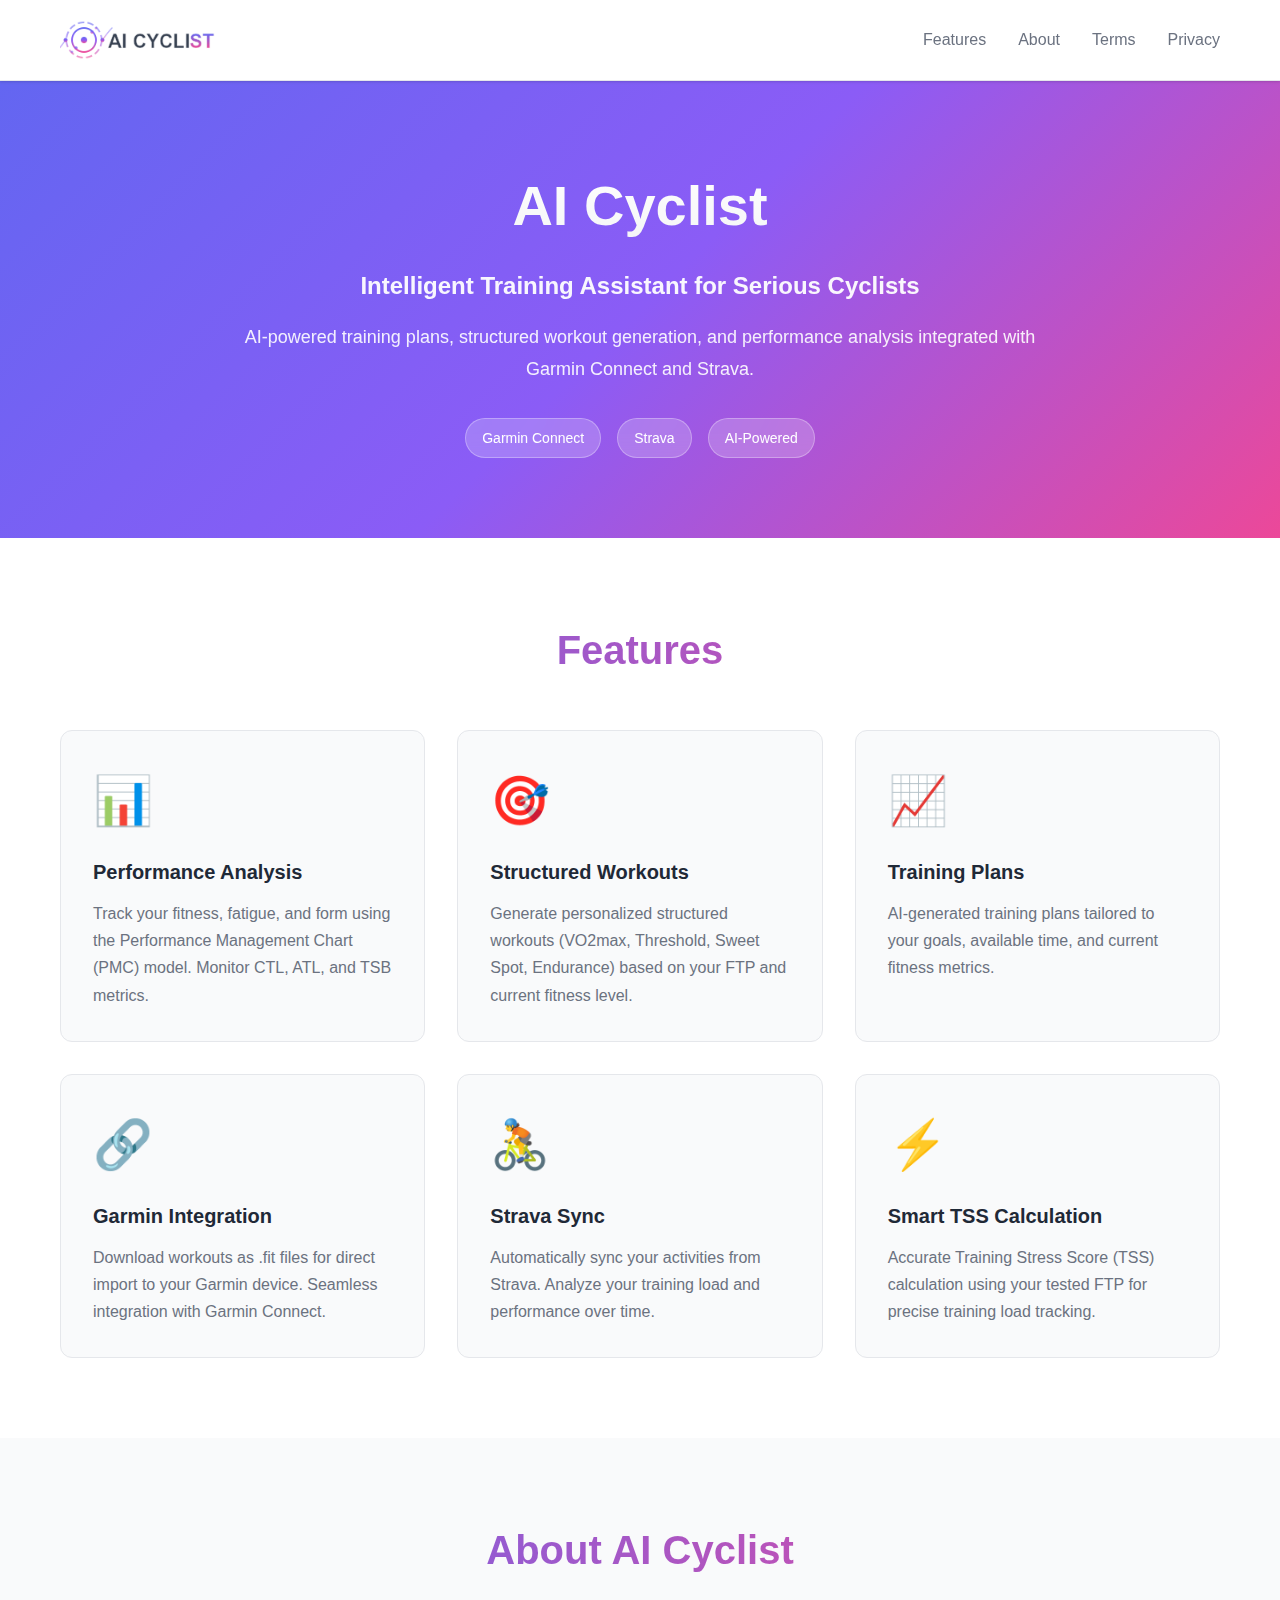
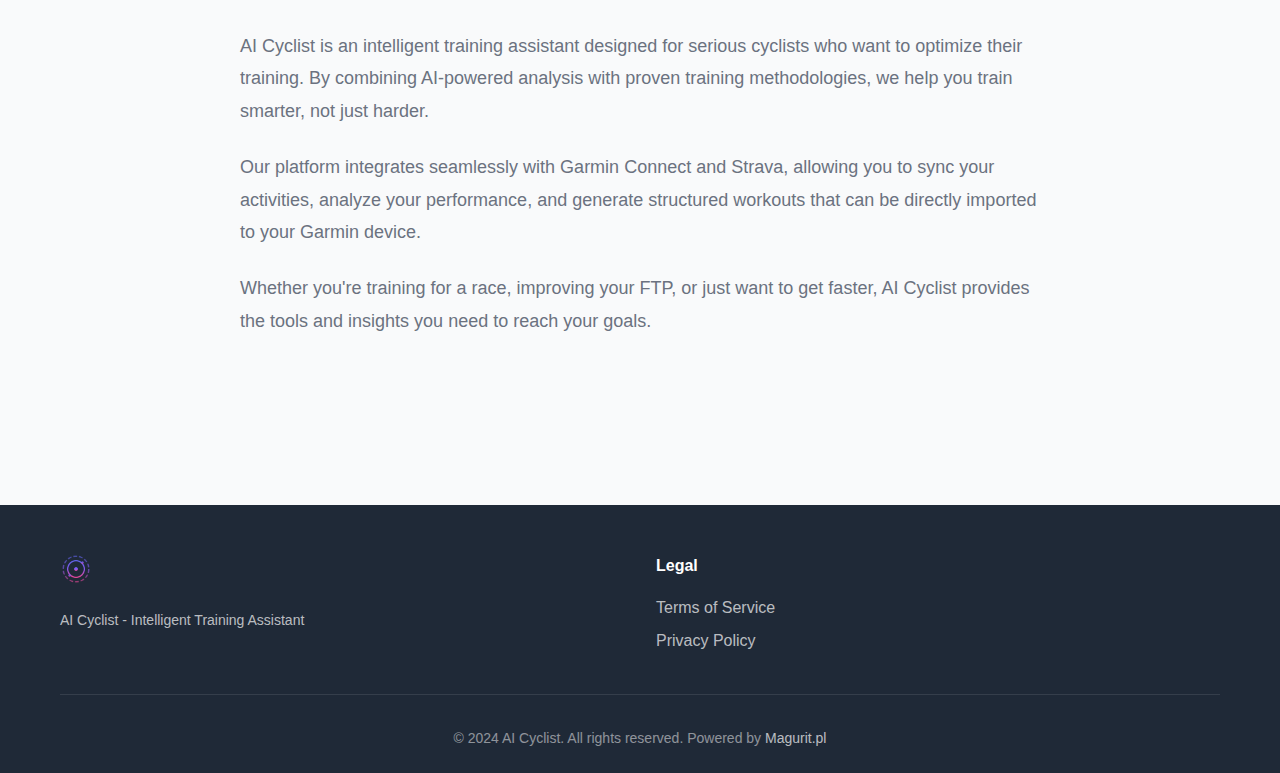
<file: index.html>
<!DOCTYPE html>
<html lang="en">
<head>
    <meta charset="UTF-8">
    <meta name="viewport" content="width=device-width, initial-scale=1.0">
    <meta name="description" content="AI Cyclist - Intelligent Training Assistant for cyclists. AI-powered training plans, workout generation, and performance analysis with Garmin Connect and Strava integration.">
    <title>AI Cyclist - Intelligent Training Assistant</title>
    <link rel="icon" type="image/png" href="/logo-icon.png">
    <link rel="icon" type="image/svg+xml" href="/logo-icon.svg">
    <link rel="stylesheet" href="styles.css">
</head>
<body>
    <header class="header">
        <div class="container">
            <div class="header-content">
                <img src="logo.png" alt="AI Cyclist" class="logo" onerror="this.onerror=null; this.src='logo.svg';">
                <nav class="nav">
                    <a href="#features">Features</a>
                    <a href="#about">About</a>
                    <a href="terms.html">Terms</a>
                    <a href="privacy.html">Privacy</a>
                </nav>
            </div>
        </div>
    </header>

    <main>
        <!-- Hero Section -->
        <section class="hero">
            <div class="container">
                <div class="hero-content">
                    <h1 class="hero-title">AI Cyclist</h1>
                    <p class="hero-subtitle">Intelligent Training Assistant for Serious Cyclists</p>
                    <p class="hero-description">
                        AI-powered training plans, structured workout generation, and performance analysis 
                        integrated with Garmin Connect and Strava.
                    </p>
                    <div class="hero-badges">
                        <span class="badge">Garmin Connect</span>
                        <span class="badge">Strava</span>
                        <span class="badge">AI-Powered</span>
                    </div>
                </div>
            </div>
        </section>

        <!-- Features Section -->
        <section id="features" class="features">
            <div class="container">
                <h2 class="section-title">Features</h2>
                <div class="features-grid">
                    <div class="feature-card">
                        <div class="feature-icon">📊</div>
                        <h3>Performance Analysis</h3>
                        <p>Track your fitness, fatigue, and form using the Performance Management Chart (PMC) model. Monitor CTL, ATL, and TSB metrics.</p>
                    </div>
                    <div class="feature-card">
                        <div class="feature-icon">🎯</div>
                        <h3>Structured Workouts</h3>
                        <p>Generate personalized structured workouts (VO2max, Threshold, Sweet Spot, Endurance) based on your FTP and current fitness level.</p>
                    </div>
                    <div class="feature-card">
                        <div class="feature-icon">📈</div>
                        <h3>Training Plans</h3>
                        <p>AI-generated training plans tailored to your goals, available time, and current fitness metrics.</p>
                    </div>
                    <div class="feature-card">
                        <div class="feature-icon">🔗</div>
                        <h3>Garmin Integration</h3>
                        <p>Download workouts as .fit files for direct import to your Garmin device. Seamless integration with Garmin Connect.</p>
                    </div>
                    <div class="feature-card">
                        <div class="feature-icon">🚴</div>
                        <h3>Strava Sync</h3>
                        <p>Automatically sync your activities from Strava. Analyze your training load and performance over time.</p>
                    </div>
                    <div class="feature-card">
                        <div class="feature-icon">⚡</div>
                        <h3>Smart TSS Calculation</h3>
                        <p>Accurate Training Stress Score (TSS) calculation using your tested FTP for precise training load tracking.</p>
                    </div>
                </div>
            </div>
        </section>

        <!-- About Section -->
        <section id="about" class="about">
            <div class="container">
                <h2 class="section-title">About AI Cyclist</h2>
                <div class="about-content">
                    <p>
                        AI Cyclist is an intelligent training assistant designed for serious cyclists who want to optimize 
                        their training. By combining AI-powered analysis with proven training methodologies, we help you 
                        train smarter, not just harder.
                    </p>
                    <p>
                        Our platform integrates seamlessly with Garmin Connect and Strava, allowing you to sync your activities, 
                        analyze your performance, and generate structured workouts that can be directly imported to your Garmin device.
                    </p>
                    <p>
                        Whether you're training for a race, improving your FTP, or just want to get faster, AI Cyclist provides 
                        the tools and insights you need to reach your goals.
                    </p>
                </div>
            </div>
        </section>
    </main>

    <footer class="footer">
        <div class="container">
            <div class="footer-content">
                <div class="footer-section">
                    <img src="logo-icon.png" alt="AI Cyclist" class="footer-logo" onerror="this.onerror=null; this.src='logo-icon.svg';">
                    <p>AI Cyclist - Intelligent Training Assistant</p>
                </div>
                <div class="footer-section">
                    <h4>Legal</h4>
                    <ul>
                        <li><a href="terms.html">Terms of Service</a></li>
                        <li><a href="privacy.html">Privacy Policy</a></li>
                    </ul>
                </div>
            </div>
            <div class="footer-bottom">
                <p>&copy; 2024 AI Cyclist. All rights reserved. Powered by <a href="https://magurit.pl" target="_blank" rel="noopener noreferrer">Magurit.pl</a></p>
            </div>
        </div>
    </footer>
</body>
</html>
</file>
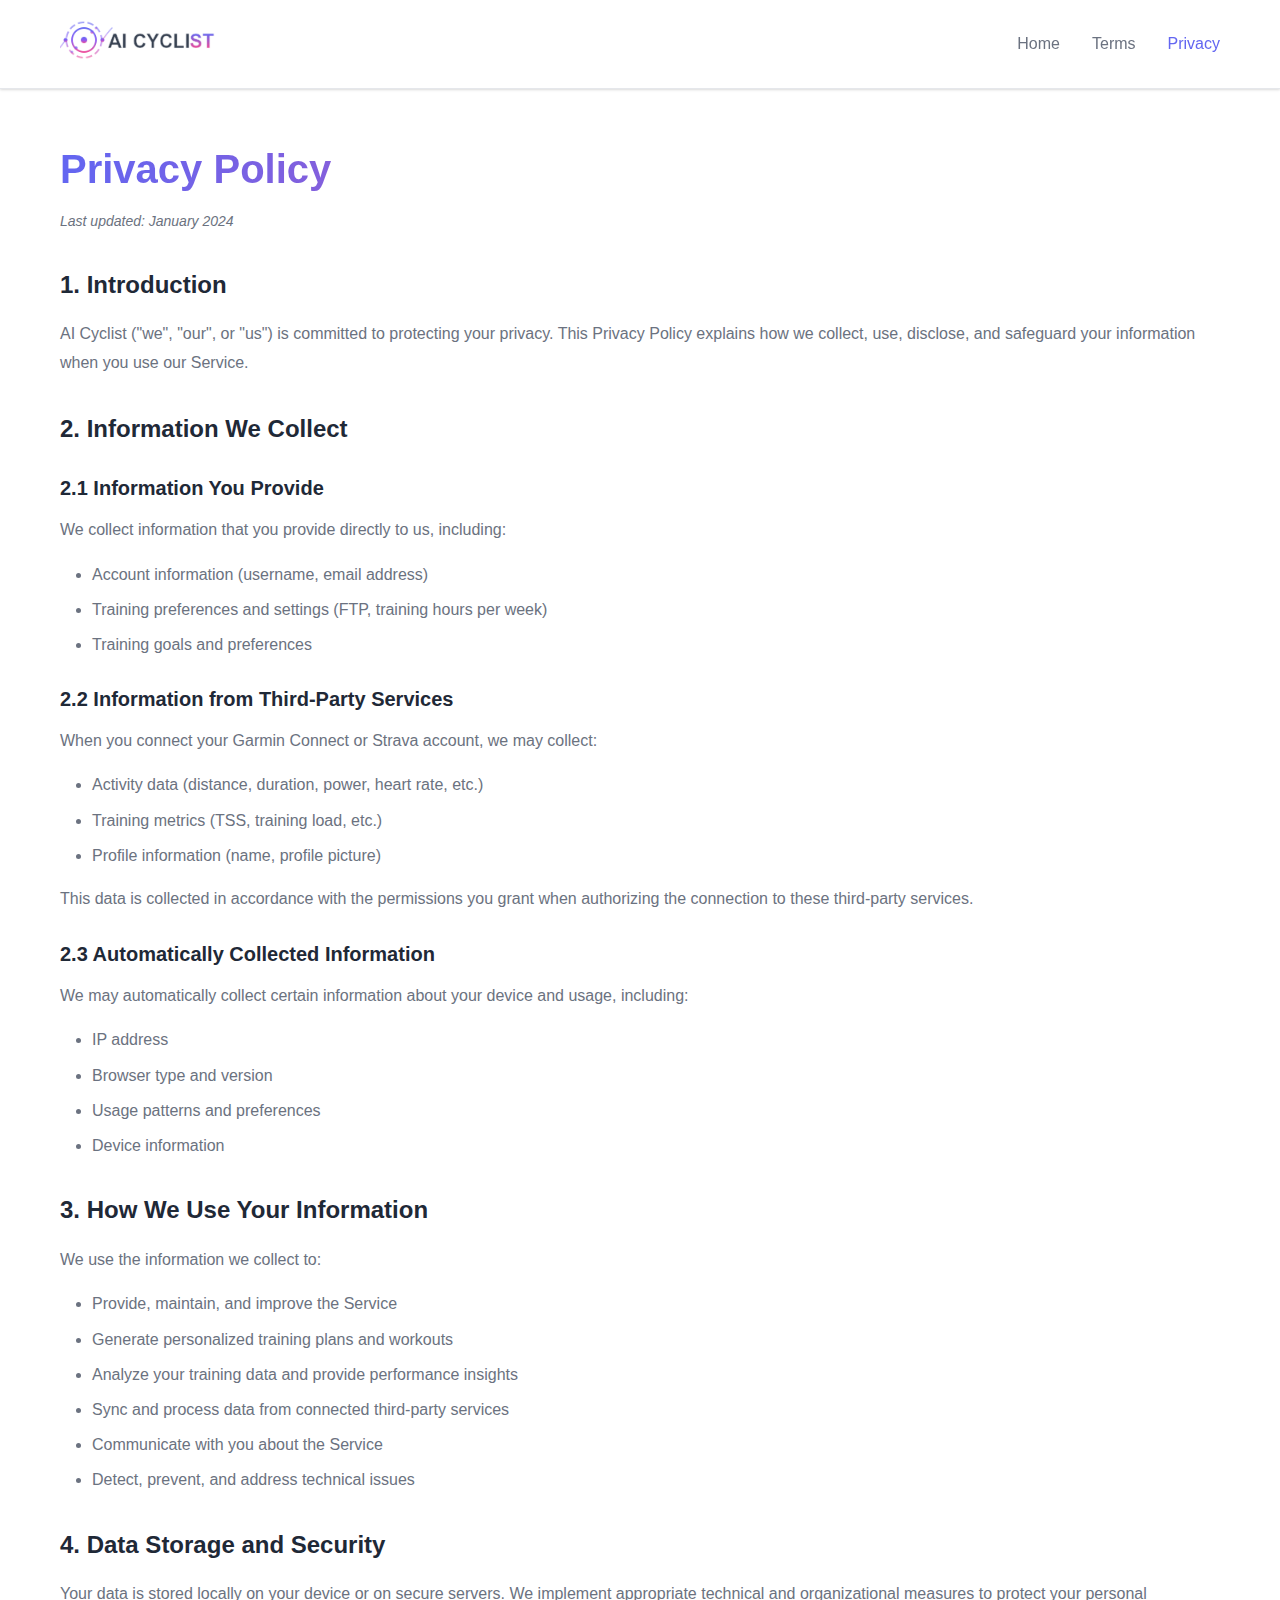
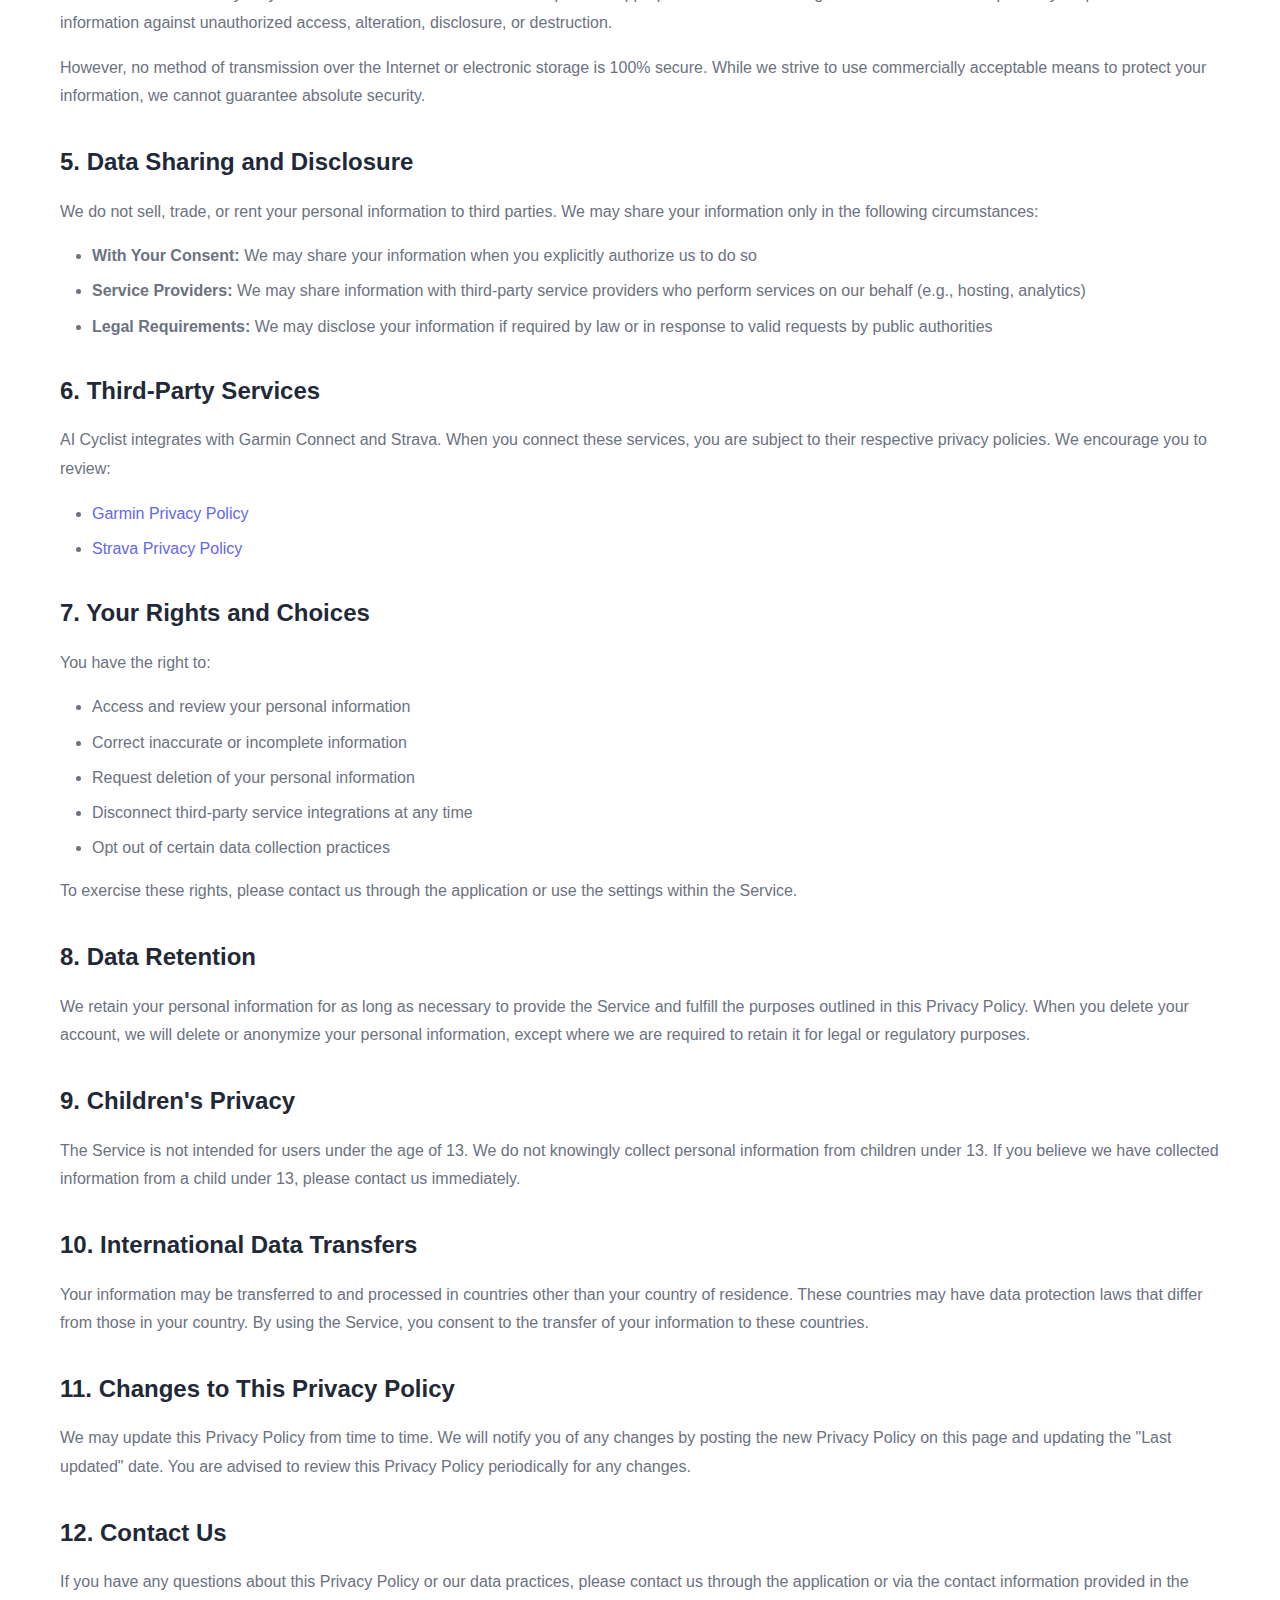
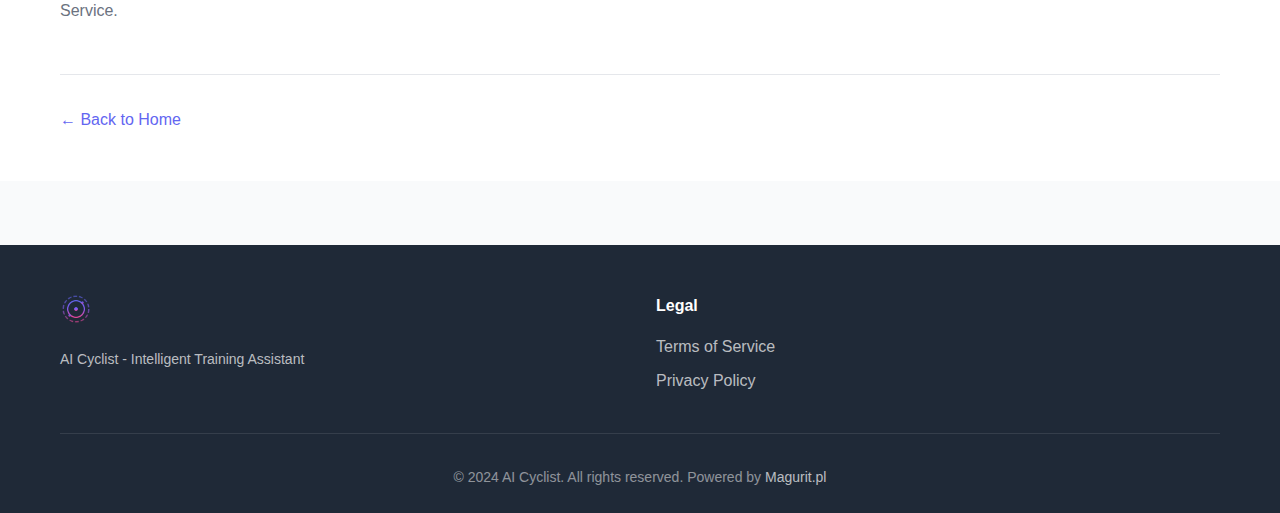
<file: privacy.html>
<!DOCTYPE html>
<html lang="en">
<head>
    <meta charset="UTF-8">
    <meta name="viewport" content="width=device-width, initial-scale=1.0">
    <meta name="description" content="Privacy Policy for AI Cyclist - Intelligent Training Assistant">
    <title>Privacy Policy - AI Cyclist</title>
    <link rel="icon" type="image/png" href="/logo-icon.png">
    <link rel="icon" type="image/svg+xml" href="/logo-icon.svg">
    <link rel="stylesheet" href="styles.css">
</head>
<body>
    <header class="header">
        <div class="container">
            <div class="header-content">
                <a href="index.html"><img src="logo.png" alt="AI Cyclist" class="logo" onerror="this.onerror=null; this.src='logo.svg';"></a>
                <nav class="nav">
                    <a href="index.html">Home</a>
                    <a href="terms.html">Terms</a>
                    <a href="privacy.html" class="active">Privacy</a>
                </nav>
            </div>
        </div>
    </header>

    <main>
        <section class="legal-page">
            <div class="container">
                <h1>Privacy Policy</h1>
                <p class="last-updated">Last updated: January 2024</p>

                <h2>1. Introduction</h2>
                <p>
                    AI Cyclist ("we", "our", or "us") is committed to protecting your privacy. This Privacy Policy 
                    explains how we collect, use, disclose, and safeguard your information when you use our Service.
                </p>

                <h2>2. Information We Collect</h2>
                
                <h3>2.1 Information You Provide</h3>
                <p>We collect information that you provide directly to us, including:</p>
                <ul>
                    <li>Account information (username, email address)</li>
                    <li>Training preferences and settings (FTP, training hours per week)</li>
                    <li>Training goals and preferences</li>
                </ul>

                <h3>2.2 Information from Third-Party Services</h3>
                <p>When you connect your Garmin Connect or Strava account, we may collect:</p>
                <ul>
                    <li>Activity data (distance, duration, power, heart rate, etc.)</li>
                    <li>Training metrics (TSS, training load, etc.)</li>
                    <li>Profile information (name, profile picture)</li>
                </ul>
                <p>
                    This data is collected in accordance with the permissions you grant when authorizing the connection 
                    to these third-party services.
                </p>

                <h3>2.3 Automatically Collected Information</h3>
                <p>We may automatically collect certain information about your device and usage, including:</p>
                <ul>
                    <li>IP address</li>
                    <li>Browser type and version</li>
                    <li>Usage patterns and preferences</li>
                    <li>Device information</li>
                </ul>

                <h2>3. How We Use Your Information</h2>
                <p>We use the information we collect to:</p>
                <ul>
                    <li>Provide, maintain, and improve the Service</li>
                    <li>Generate personalized training plans and workouts</li>
                    <li>Analyze your training data and provide performance insights</li>
                    <li>Sync and process data from connected third-party services</li>
                    <li>Communicate with you about the Service</li>
                    <li>Detect, prevent, and address technical issues</li>
                </ul>

                <h2>4. Data Storage and Security</h2>
                <p>
                    Your data is stored locally on your device or on secure servers. We implement appropriate technical 
                    and organizational measures to protect your personal information against unauthorized access, alteration, 
                    disclosure, or destruction.
                </p>
                <p>
                    However, no method of transmission over the Internet or electronic storage is 100% secure. While we 
                    strive to use commercially acceptable means to protect your information, we cannot guarantee absolute security.
                </p>

                <h2>5. Data Sharing and Disclosure</h2>
                <p>We do not sell, trade, or rent your personal information to third parties. We may share your information only in the following circumstances:</p>
                <ul>
                    <li><strong>With Your Consent:</strong> We may share your information when you explicitly authorize us to do so</li>
                    <li><strong>Service Providers:</strong> We may share information with third-party service providers who perform services on our behalf (e.g., hosting, analytics)</li>
                    <li><strong>Legal Requirements:</strong> We may disclose your information if required by law or in response to valid requests by public authorities</li>
                </ul>

                <h2>6. Third-Party Services</h2>
                <p>
                    AI Cyclist integrates with Garmin Connect and Strava. When you connect these services, you are subject 
                    to their respective privacy policies. We encourage you to review:
                </p>
                <ul>
                    <li><a href="https://www.garmin.com/en-US/privacy/connect/" target="_blank" rel="noopener noreferrer">Garmin Privacy Policy</a></li>
                    <li><a href="https://www.strava.com/legal/privacy" target="_blank" rel="noopener noreferrer">Strava Privacy Policy</a></li>
                </ul>

                <h2>7. Your Rights and Choices</h2>
                <p>You have the right to:</p>
                <ul>
                    <li>Access and review your personal information</li>
                    <li>Correct inaccurate or incomplete information</li>
                    <li>Request deletion of your personal information</li>
                    <li>Disconnect third-party service integrations at any time</li>
                    <li>Opt out of certain data collection practices</li>
                </ul>
                <p>
                    To exercise these rights, please contact us through the application or use the settings within the Service.
                </p>

                <h2>8. Data Retention</h2>
                <p>
                    We retain your personal information for as long as necessary to provide the Service and fulfill the 
                    purposes outlined in this Privacy Policy. When you delete your account, we will delete or anonymize 
                    your personal information, except where we are required to retain it for legal or regulatory purposes.
                </p>

                <h2>9. Children's Privacy</h2>
                <p>
                    The Service is not intended for users under the age of 13. We do not knowingly collect personal 
                    information from children under 13. If you believe we have collected information from a child under 13, 
                    please contact us immediately.
                </p>

                <h2>10. International Data Transfers</h2>
                <p>
                    Your information may be transferred to and processed in countries other than your country of residence. 
                    These countries may have data protection laws that differ from those in your country. By using the Service, 
                    you consent to the transfer of your information to these countries.
                </p>

                <h2>11. Changes to This Privacy Policy</h2>
                <p>
                    We may update this Privacy Policy from time to time. We will notify you of any changes by posting the 
                    new Privacy Policy on this page and updating the "Last updated" date. You are advised to review this 
                    Privacy Policy periodically for any changes.
                </p>

                <h2>12. Contact Us</h2>
                <p>
                    If you have any questions about this Privacy Policy or our data practices, please contact us through 
                    the application or via the contact information provided in the Service.
                </p>

                <div class="back-link">
                    <a href="index.html">← Back to Home</a>
                </div>
            </div>
        </section>
    </main>

    <footer class="footer">
        <div class="container">
            <div class="footer-content">
                <div class="footer-section">
                    <img src="logo-icon.png" alt="AI Cyclist" class="footer-logo" onerror="this.onerror=null; this.src='logo-icon.svg';">
                    <p>AI Cyclist - Intelligent Training Assistant</p>
                </div>
                <div class="footer-section">
                    <h4>Legal</h4>
                    <ul>
                        <li><a href="terms.html">Terms of Service</a></li>
                        <li><a href="privacy.html">Privacy Policy</a></li>
                    </ul>
                </div>
            </div>
            <div class="footer-bottom">
                <p>&copy; 2024 AI Cyclist. All rights reserved. Powered by <a href="https://magurit.pl" target="_blank" rel="noopener noreferrer">Magurit.pl</a></p>
            </div>
        </div>
    </footer>
</body>
</html>
</file>
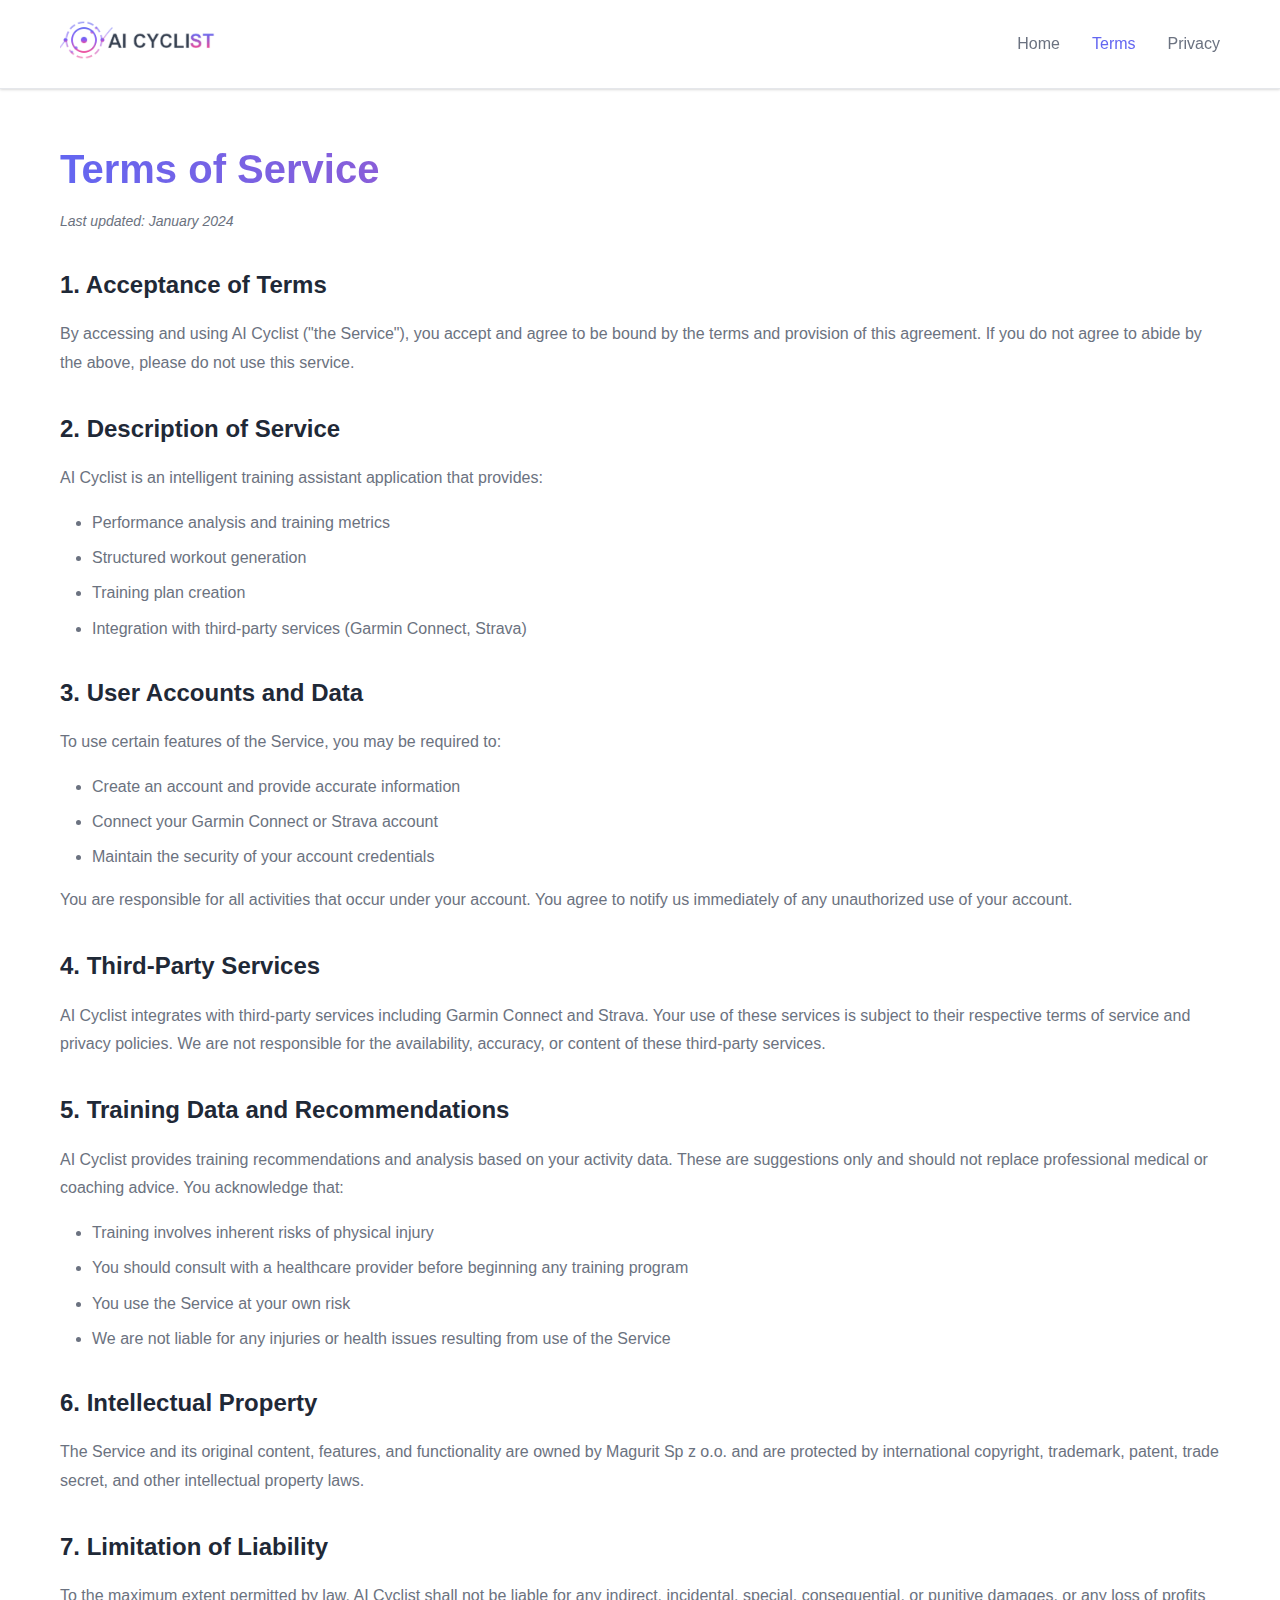
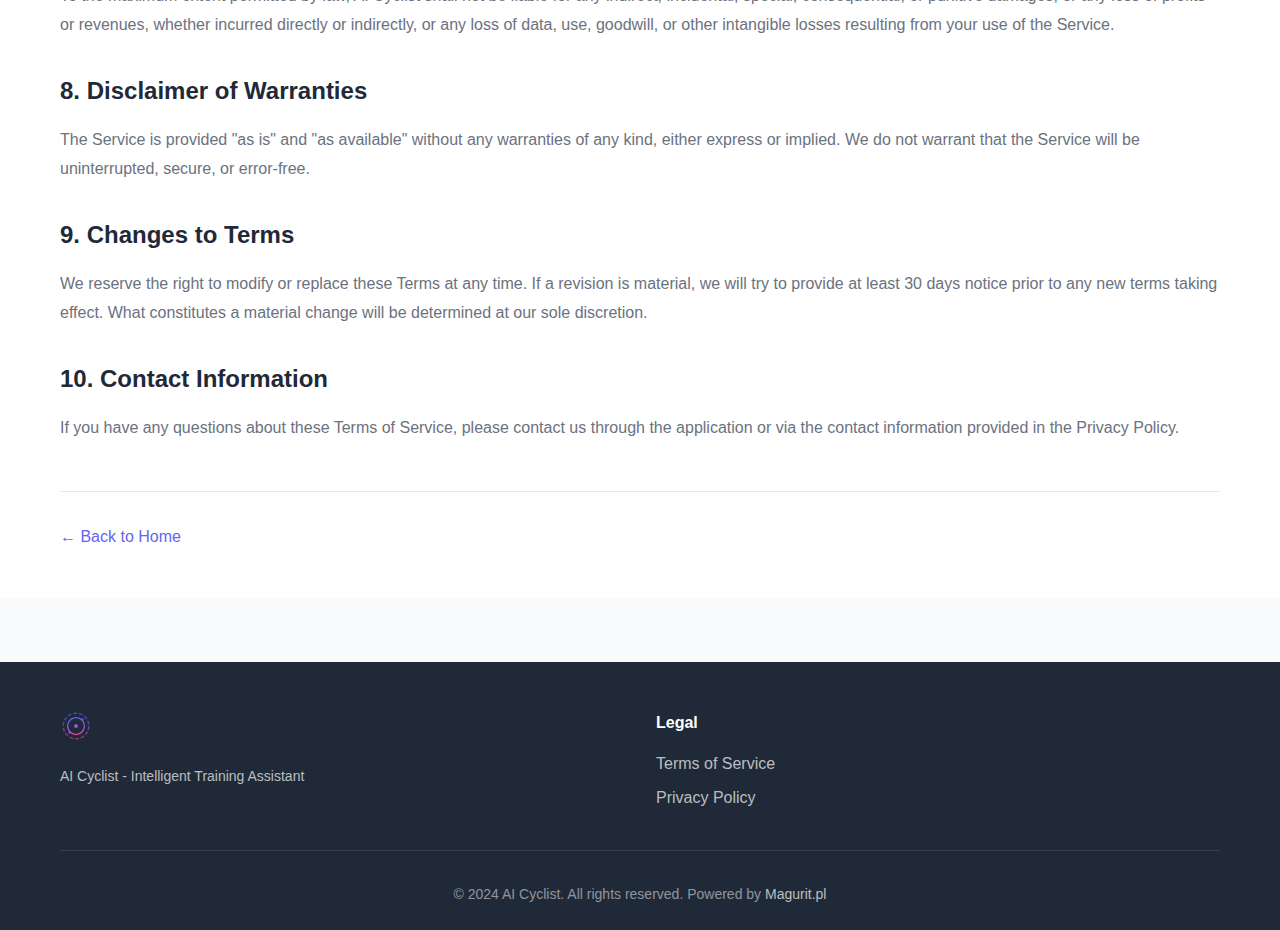
<file: terms.html>
<!DOCTYPE html>
<html lang="en">
<head>
    <meta charset="UTF-8">
    <meta name="viewport" content="width=device-width, initial-scale=1.0">
    <meta name="description" content="Terms of Service for AI Cyclist - Intelligent Training Assistant">
    <title>Terms of Service - AI Cyclist</title>
    <link rel="icon" type="image/png" href="/logo-icon.png">
    <link rel="icon" type="image/svg+xml" href="/logo-icon.svg">
    <link rel="stylesheet" href="styles.css">
</head>
<body>
    <header class="header">
        <div class="container">
            <div class="header-content">
                <a href="index.html"><img src="logo.png" alt="AI Cyclist" class="logo" onerror="this.onerror=null; this.src='logo.svg';"></a>
                <nav class="nav">
                    <a href="index.html">Home</a>
                    <a href="terms.html" class="active">Terms</a>
                    <a href="privacy.html">Privacy</a>
                </nav>
            </div>
        </div>
    </header>

    <main>
        <section class="legal-page">
            <div class="container">
                <h1>Terms of Service</h1>
                <p class="last-updated">Last updated: January 2024</p>

                <h2>1. Acceptance of Terms</h2>
                <p>
                    By accessing and using AI Cyclist ("the Service"), you accept and agree to be bound by the terms 
                    and provision of this agreement. If you do not agree to abide by the above, please do not use this service.
                </p>

                <h2>2. Description of Service</h2>
                <p>
                    AI Cyclist is an intelligent training assistant application that provides:
                </p>
                <ul>
                    <li>Performance analysis and training metrics</li>
                    <li>Structured workout generation</li>
                    <li>Training plan creation</li>
                    <li>Integration with third-party services (Garmin Connect, Strava)</li>
                </ul>

                <h2>3. User Accounts and Data</h2>
                <p>
                    To use certain features of the Service, you may be required to:
                </p>
                <ul>
                    <li>Create an account and provide accurate information</li>
                    <li>Connect your Garmin Connect or Strava account</li>
                    <li>Maintain the security of your account credentials</li>
                </ul>
                <p>
                    You are responsible for all activities that occur under your account. You agree to notify us 
                    immediately of any unauthorized use of your account.
                </p>

                <h2>4. Third-Party Services</h2>
                <p>
                    AI Cyclist integrates with third-party services including Garmin Connect and Strava. Your use of 
                    these services is subject to their respective terms of service and privacy policies. We are not 
                    responsible for the availability, accuracy, or content of these third-party services.
                </p>

                <h2>5. Training Data and Recommendations</h2>
                <p>
                    AI Cyclist provides training recommendations and analysis based on your activity data. These are 
                    suggestions only and should not replace professional medical or coaching advice. You acknowledge that:
                </p>
                <ul>
                    <li>Training involves inherent risks of physical injury</li>
                    <li>You should consult with a healthcare provider before beginning any training program</li>
                    <li>You use the Service at your own risk</li>
                    <li>We are not liable for any injuries or health issues resulting from use of the Service</li>
                </ul>

                <h2>6. Intellectual Property</h2>
                <p>
                    The Service and its original content, features, and functionality are owned by Magurit Sp z o.o. and are 
                    protected by international copyright, trademark, patent, trade secret, and other intellectual property laws.
                </p>

                <h2>7. Limitation of Liability</h2>
                <p>
                    To the maximum extent permitted by law, AI Cyclist shall not be liable for any indirect, incidental, 
                    special, consequential, or punitive damages, or any loss of profits or revenues, whether incurred 
                    directly or indirectly, or any loss of data, use, goodwill, or other intangible losses resulting from 
                    your use of the Service.
                </p>

                <h2>8. Disclaimer of Warranties</h2>
                <p>
                    The Service is provided "as is" and "as available" without any warranties of any kind, either express 
                    or implied. We do not warrant that the Service will be uninterrupted, secure, or error-free.
                </p>

                <h2>9. Changes to Terms</h2>
                <p>
                    We reserve the right to modify or replace these Terms at any time. If a revision is material, we will 
                    try to provide at least 30 days notice prior to any new terms taking effect. What constitutes a material 
                    change will be determined at our sole discretion.
                </p>

                <h2>10. Contact Information</h2>
                <p>
                    If you have any questions about these Terms of Service, please contact us through the application 
                    or via the contact information provided in the Privacy Policy.
                </p>

                <div class="back-link">
                    <a href="index.html">← Back to Home</a>
                </div>
            </div>
        </section>
    </main>

    <footer class="footer">
        <div class="container">
            <div class="footer-content">
                <div class="footer-section">
                    <img src="logo-icon.png" alt="AI Cyclist" class="footer-logo" onerror="this.onerror=null; this.src='logo-icon.svg';">
                    <p>AI Cyclist - Intelligent Training Assistant</p>
                </div>
                <div class="footer-section">
                    <h4>Legal</h4>
                    <ul>
                        <li><a href="terms.html">Terms of Service</a></li>
                        <li><a href="privacy.html">Privacy Policy</a></li>
                    </ul>
                </div>
            </div>
            <div class="footer-bottom">
                <p>&copy; 2024 AI Cyclist. All rights reserved. Powered by <a href="https://magurit.pl" target="_blank" rel="noopener noreferrer">Magurit.pl</a></p>
            </div>
        </div>
    </footer>
</body>
</html>
</file>
<file: styles.css>
/* Reset and Base Styles */
* {
    margin: 0;
    padding: 0;
    box-sizing: border-box;
}

:root {
    --gradient-start: #6366f1;
    --gradient-mid: #8b5cf6;
    --gradient-end: #ec4899;
    --text-primary: #1f2937;
    --text-secondary: #6b7280;
    --bg-primary: #ffffff;
    --bg-secondary: #f9fafb;
    --border-color: #e5e7eb;
    --shadow: 0 1px 3px 0 rgba(0, 0, 0, 0.1), 0 1px 2px 0 rgba(0, 0, 0, 0.06);
    --shadow-lg: 0 10px 15px -3px rgba(0, 0, 0, 0.1), 0 4px 6px -2px rgba(0, 0, 0, 0.05);
}

body {
    font-family: -apple-system, BlinkMacSystemFont, 'Segoe UI', Roboto, 'Helvetica Neue', Arial, sans-serif;
    line-height: 1.6;
    color: var(--text-primary);
    background-color: var(--bg-secondary);
}

.container {
    max-width: 1200px;
    margin: 0 auto;
    padding: 0 20px;
}

/* Header */
.header {
    background: var(--bg-primary);
    border-bottom: 1px solid var(--border-color);
    box-shadow: var(--shadow);
    position: sticky;
    top: 0;
    z-index: 100;
}

.header-content {
    display: flex;
    justify-content: space-between;
    align-items: center;
    padding: 1rem 0;
}

.logo {
    height: 48px;
    width: auto;
}

.nav {
    display: flex;
    gap: 2rem;
    align-items: center;
}

.nav a {
    color: var(--text-secondary);
    text-decoration: none;
    font-weight: 500;
    transition: color 0.2s;
}

.nav a:hover,
.nav a.active {
    color: var(--gradient-start);
}

/* Hero Section */
.hero {
    background: linear-gradient(135deg, var(--gradient-start) 0%, var(--gradient-mid) 50%, var(--gradient-end) 100%);
    color: white;
    padding: 5rem 0;
    text-align: center;
}

.hero-content {
    max-width: 800px;
    margin: 0 auto;
}

.hero-title {
    font-size: 3.5rem;
    font-weight: 800;
    margin-bottom: 1rem;
    background: linear-gradient(to bottom, #ffffff, #f3f4f6);
    -webkit-background-clip: text;
    -webkit-text-fill-color: transparent;
    background-clip: text;
}

.hero-subtitle {
    font-size: 1.5rem;
    font-weight: 600;
    margin-bottom: 1rem;
    opacity: 0.95;
}

.hero-description {
    font-size: 1.125rem;
    margin-bottom: 2rem;
    opacity: 0.9;
    line-height: 1.8;
}

.hero-badges {
    display: flex;
    gap: 1rem;
    justify-content: center;
    flex-wrap: wrap;
}

.badge {
    background: rgba(255, 255, 255, 0.2);
    backdrop-filter: blur(10px);
    padding: 0.5rem 1rem;
    border-radius: 9999px;
    font-size: 0.875rem;
    font-weight: 500;
    border: 1px solid rgba(255, 255, 255, 0.3);
}

/* Features Section */
.features {
    padding: 5rem 0;
    background: var(--bg-primary);
}

.section-title {
    font-size: 2.5rem;
    font-weight: 700;
    text-align: center;
    margin-bottom: 3rem;
    background: linear-gradient(to right, var(--gradient-start), var(--gradient-end));
    -webkit-background-clip: text;
    -webkit-text-fill-color: transparent;
    background-clip: text;
}

.features-grid {
    display: grid;
    grid-template-columns: repeat(auto-fit, minmax(300px, 1fr));
    gap: 2rem;
}

.feature-card {
    background: var(--bg-secondary);
    padding: 2rem;
    border-radius: 12px;
    border: 1px solid var(--border-color);
    transition: transform 0.2s, box-shadow 0.2s;
}

.feature-card:hover {
    transform: translateY(-4px);
    box-shadow: var(--shadow-lg);
}

.feature-icon {
    font-size: 3rem;
    margin-bottom: 1rem;
}

.feature-card h3 {
    font-size: 1.25rem;
    font-weight: 600;
    margin-bottom: 0.75rem;
    color: var(--text-primary);
}

.feature-card p {
    color: var(--text-secondary);
    line-height: 1.7;
}

/* About Section */
.about {
    padding: 5rem 0;
    background: var(--bg-secondary);
}

.about-content {
    max-width: 800px;
    margin: 0 auto;
}

.about-content p {
    font-size: 1.125rem;
    color: var(--text-secondary);
    margin-bottom: 1.5rem;
    line-height: 1.8;
}

/* Legal Pages */
.legal-page {
    padding: 3rem 0;
    background: var(--bg-primary);
    min-height: calc(100vh - 200px);
}

.legal-page h1 {
    font-size: 2.5rem;
    font-weight: 700;
    margin-bottom: 0.5rem;
    background: linear-gradient(to right, var(--gradient-start), var(--gradient-end));
    -webkit-background-clip: text;
    -webkit-text-fill-color: transparent;
    background-clip: text;
}

.last-updated {
    color: var(--text-secondary);
    font-size: 0.875rem;
    margin-bottom: 2rem;
    font-style: italic;
}

.legal-page h2 {
    font-size: 1.5rem;
    font-weight: 600;
    margin-top: 2rem;
    margin-bottom: 1rem;
    color: var(--text-primary);
}

.legal-page h3 {
    font-size: 1.25rem;
    font-weight: 600;
    margin-top: 1.5rem;
    margin-bottom: 0.75rem;
    color: var(--text-primary);
}

.legal-page p {
    color: var(--text-secondary);
    margin-bottom: 1rem;
    line-height: 1.8;
}

.legal-page ul {
    margin-left: 2rem;
    margin-bottom: 1rem;
    color: var(--text-secondary);
}

.legal-page li {
    margin-bottom: 0.5rem;
    line-height: 1.7;
}

.legal-page a {
    color: var(--gradient-start);
    text-decoration: none;
    transition: color 0.2s;
}

.legal-page a:hover {
    color: var(--gradient-end);
    text-decoration: underline;
}

.back-link {
    margin-top: 3rem;
    padding-top: 2rem;
    border-top: 1px solid var(--border-color);
}

.back-link a {
    color: var(--gradient-start);
    text-decoration: none;
    font-weight: 500;
    transition: color 0.2s;
}

.back-link a:hover {
    color: var(--gradient-end);
}

/* Footer */
.footer {
    background: var(--text-primary);
    color: white;
    padding: 3rem 0 1.5rem;
    margin-top: 4rem;
}

.footer-content {
    display: grid;
    grid-template-columns: repeat(auto-fit, minmax(250px, 1fr));
    gap: 2rem;
    margin-bottom: 2rem;
}

.footer-section h4 {
    font-size: 1rem;
    font-weight: 600;
    margin-bottom: 1rem;
}

.footer-section p {
    color: rgba(255, 255, 255, 0.7);
    font-size: 0.875rem;
    margin-bottom: 0.5rem;
}

.footer-section ul {
    list-style: none;
}

.footer-section ul li {
    margin-bottom: 0.5rem;
}

.footer-section a {
    color: rgba(255, 255, 255, 0.7);
    text-decoration: none;
    transition: color 0.2s;
}

.footer-section a:hover {
    color: white;
}

.footer-logo {
    height: 32px;
    width: auto;
    margin-bottom: 1rem;
}

.footer-bottom {
    text-align: center;
    padding-top: 2rem;
    border-top: 1px solid rgba(255, 255, 255, 0.1);
    color: rgba(255, 255, 255, 0.5);
    font-size: 0.875rem;
}

.footer-bottom a {
    color: rgba(255, 255, 255, 0.7);
    text-decoration: none;
    transition: color 0.2s;
}

.footer-bottom a:hover {
    color: white;
    text-decoration: underline;
}

/* Responsive Design */
@media (max-width: 768px) {
    .hero-title {
        font-size: 2.5rem;
    }

    .hero-subtitle {
        font-size: 1.25rem;
    }

    .hero-description {
        font-size: 1rem;
    }

    .section-title {
        font-size: 2rem;
    }

    .features-grid {
        grid-template-columns: 1fr;
    }

    .nav {
        gap: 1rem;
        font-size: 0.875rem;
    }

    .header-content {
        flex-direction: column;
        gap: 1rem;
    }

    .legal-page h1 {
        font-size: 2rem;
    }
}
</file>
